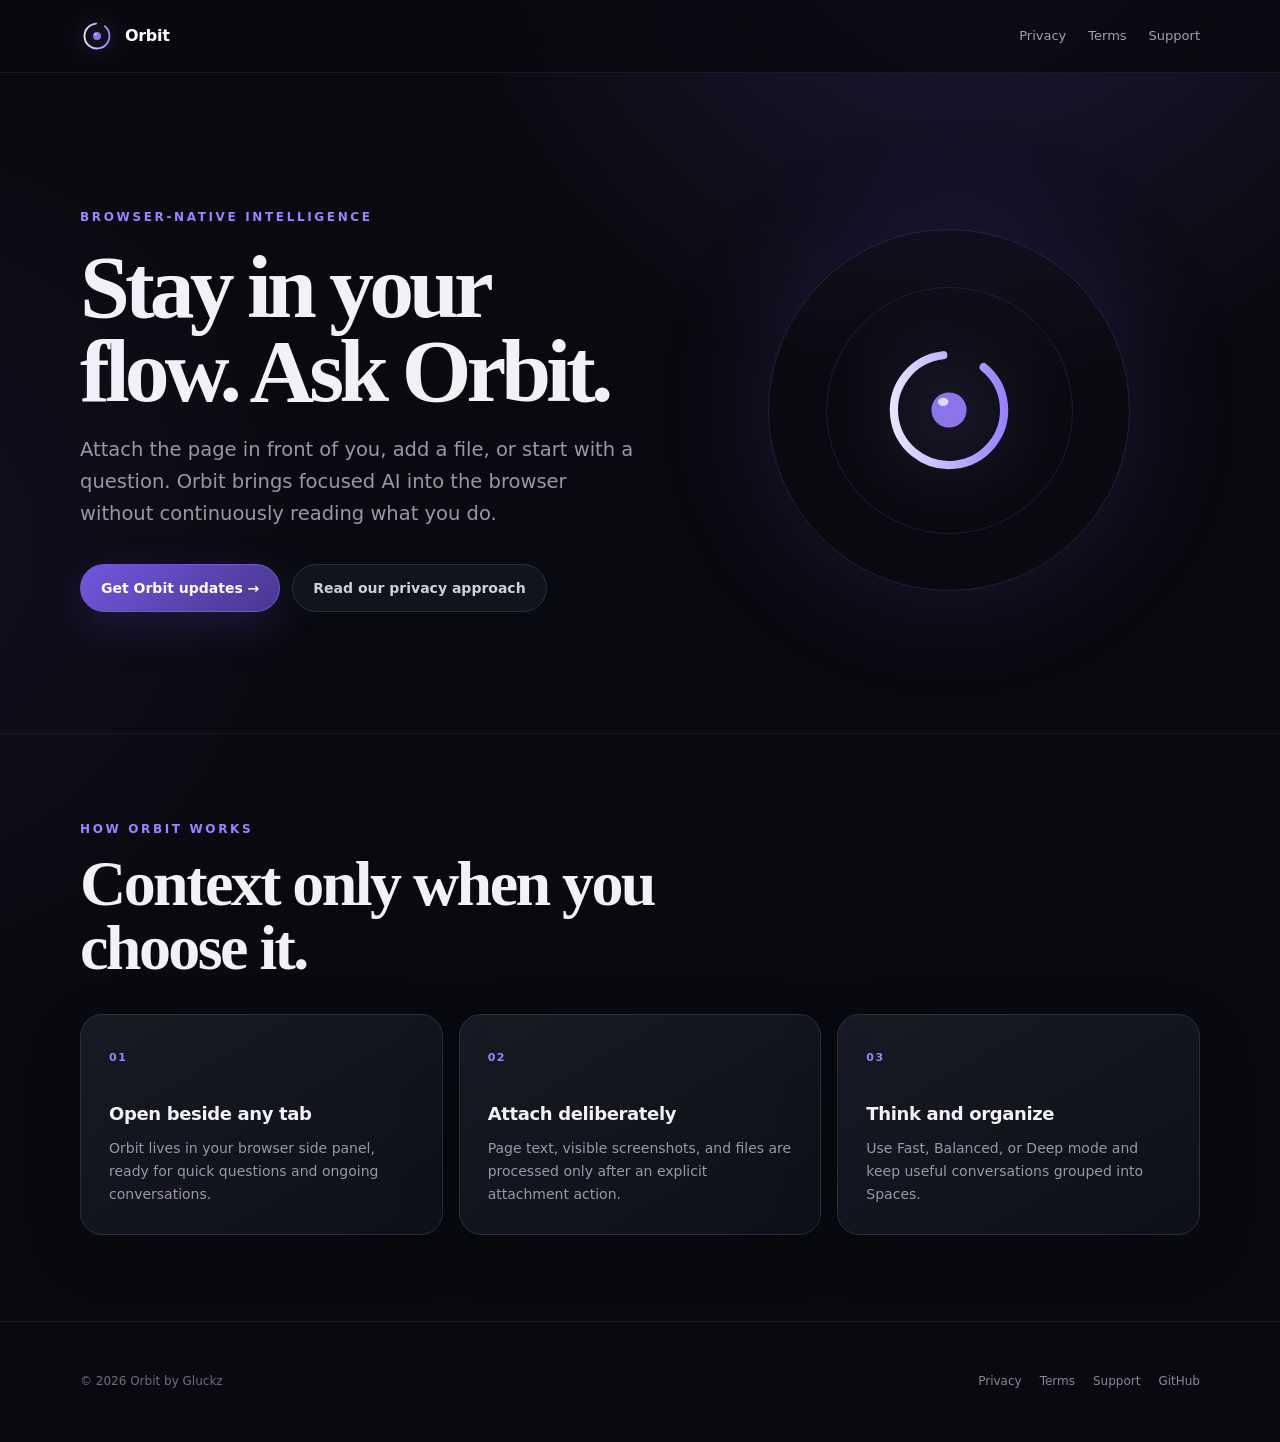
<file: index.html>
<!doctype html>
<html lang="en">
<head>
  <meta charset="utf-8"><meta name="viewport" content="width=device-width,initial-scale=1">
  <meta name="description" content="Orbit is a browser-native AI companion for pages and files you explicitly share.">
  <meta name="theme-color" content="#090a0f"><title>Orbit — Browser-native AI</title>
  <link rel="icon" href="assets/orbit-logo.svg" type="image/svg+xml"><link rel="stylesheet" href="assets/styles.css">
</head>
<body>
  <header class="site-header"><nav class="nav" aria-label="Primary">
    <a class="brand" href="./"><img src="assets/orbit-logo.svg" alt=""><span>Orbit</span></a>
    <div class="nav-links"><a href="privacy/">Privacy</a><a href="terms/">Terms</a><a href="support/">Support</a></div>
  </nav></header>
  <main>
    <section class="container hero">
      <div><p class="kicker">Browser-native intelligence</p><h1>Stay in your flow. Ask Orbit.</h1>
        <p class="hero-copy">Attach the page in front of you, add a file, or start with a question. Orbit brings focused AI into the browser without continuously reading what you do.</p>
        <div class="actions"><a class="button" href="support/">Get Orbit updates →</a><a class="button secondary" href="privacy/">Read our privacy approach</a></div>
      </div>
      <div class="orb-stage" aria-hidden="true"><img src="assets/orbit-logo.svg" alt=""></div>
    </section>
    <section class="section"><div class="container"><div class="section-head"><p class="kicker">How Orbit works</p><h2>Context only when you choose it.</h2></div>
      <div class="grid">
        <article class="card"><span class="number">01</span><h3>Open beside any tab</h3><p>Orbit lives in your browser side panel, ready for quick questions and ongoing conversations.</p></article>
        <article class="card"><span class="number">02</span><h3>Attach deliberately</h3><p>Page text, visible screenshots, and files are processed only after an explicit attachment action.</p></article>
        <article class="card"><span class="number">03</span><h3>Think and organize</h3><p>Use Fast, Balanced, or Deep mode and keep useful conversations grouped into Spaces.</p></article>
      </div>
    </div></section>
  </main>
  <footer class="site-footer"><div class="footer-inner"><span>© 2026 Orbit by Gluckz</span><div class="footer-links"><a href="privacy/">Privacy</a><a href="terms/">Terms</a><a href="support/">Support</a><a href="https://github.com/GluckGluckz/orbit-website">GitHub</a></div></div></footer>
</body></html>
</file>
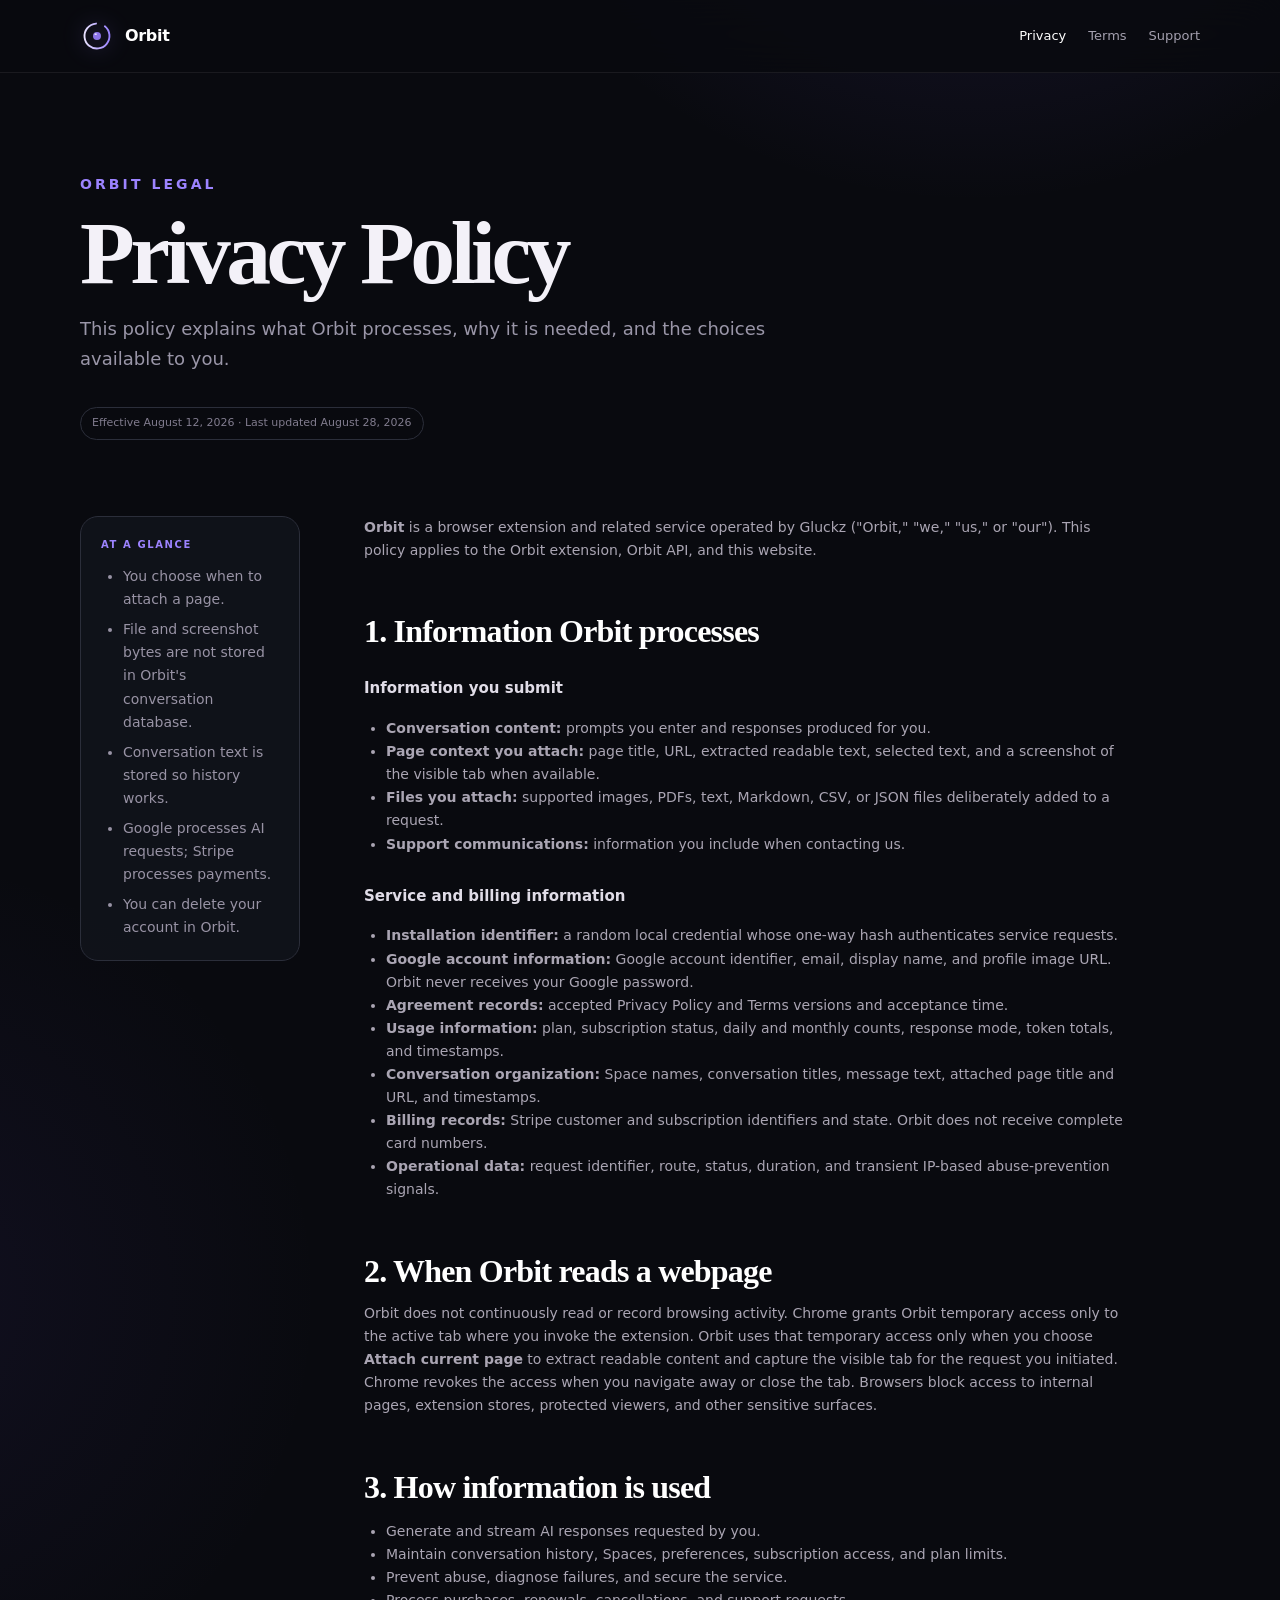
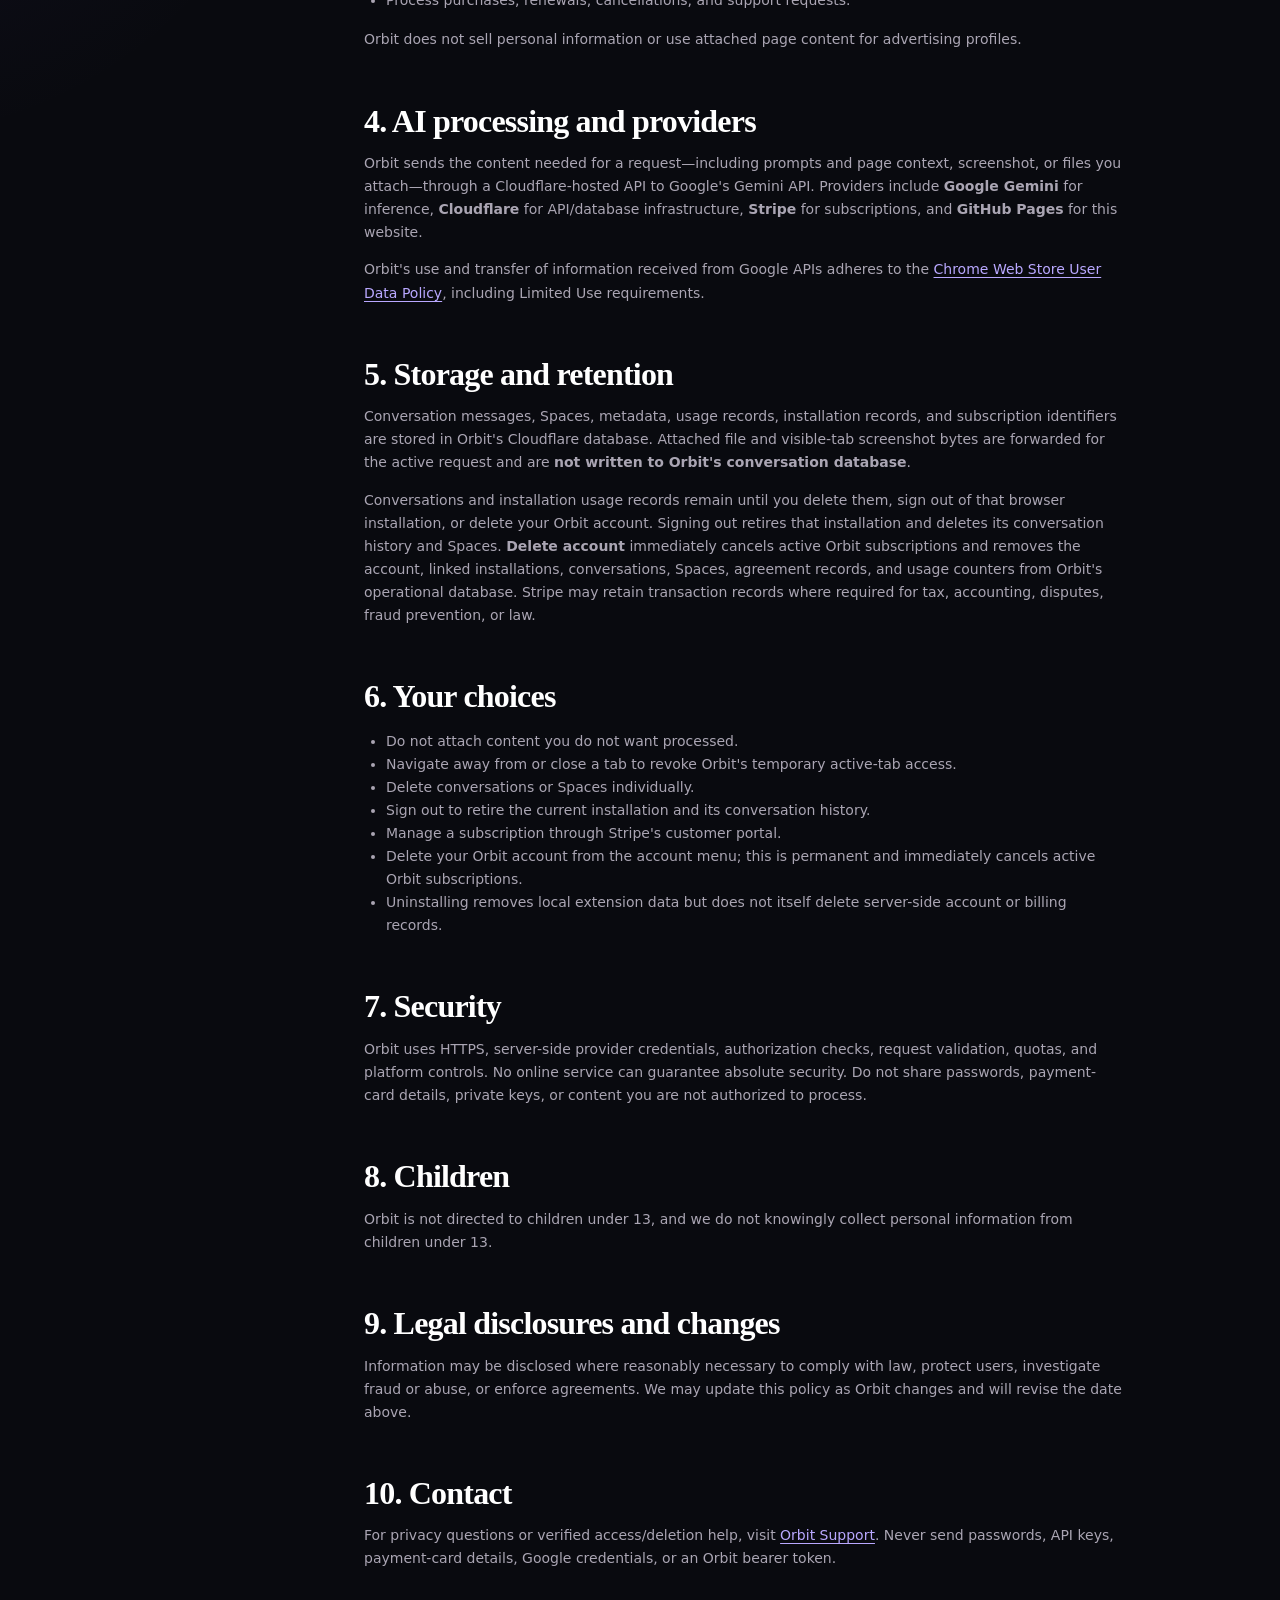
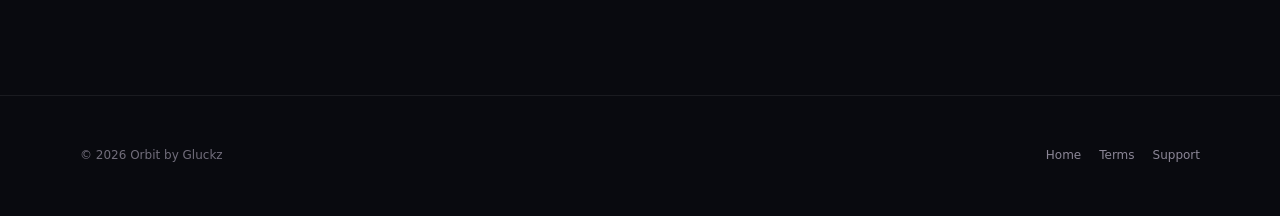
<file: privacy/index.html>
<!doctype html><html lang="en"><head><meta charset="utf-8"><meta name="viewport" content="width=device-width,initial-scale=1"><meta name="description" content="Orbit Privacy Policy"><meta name="theme-color" content="#090a0f"><title>Privacy Policy — Orbit</title><link rel="icon" href="../assets/orbit-logo.svg" type="image/svg+xml"><link rel="stylesheet" href="../assets/styles.css"></head><body>
<header class="site-header"><nav class="nav"><a class="brand" href="../"><img src="../assets/orbit-logo.svg" alt=""><span>Orbit</span></a><div class="nav-links"><a href="./" aria-current="page">Privacy</a><a href="../terms/">Terms</a><a href="../support/">Support</a></div></nav></header>
<main class="legal"><section class="container legal-hero"><p class="kicker">Orbit legal</p><h1>Privacy Policy</h1><p class="lede">This policy explains what Orbit processes, why it is needed, and the choices available to you.</p><span class="date">Effective August 12, 2026 · Last updated August 28, 2026</span></section>
<section class="container legal-layout"><aside class="summary"><strong>At a glance</strong><ul><li>You choose when to attach a page.</li><li>File and screenshot bytes are not stored in Orbit's conversation database.</li><li>Conversation text is stored so history works.</li><li>Google processes AI requests; Stripe processes payments.</li><li>You can delete your account in Orbit.</li></ul></aside><article>
<p><strong>Orbit</strong> is a browser extension and related service operated by Gluckz ("Orbit," "we," "us," or "our"). This policy applies to the Orbit extension, Orbit API, and this website.</p>
<h2>1. Information Orbit processes</h2><h3>Information you submit</h3><ul><li><strong>Conversation content:</strong> prompts you enter and responses produced for you.</li><li><strong>Page context you attach:</strong> page title, URL, extracted readable text, selected text, and a screenshot of the visible tab when available.</li><li><strong>Files you attach:</strong> supported images, PDFs, text, Markdown, CSV, or JSON files deliberately added to a request.</li><li><strong>Support communications:</strong> information you include when contacting us.</li></ul>
<h3>Service and billing information</h3><ul><li><strong>Installation identifier:</strong> a random local credential whose one-way hash authenticates service requests.</li><li><strong>Google account information:</strong> Google account identifier, email, display name, and profile image URL. Orbit never receives your Google password.</li><li><strong>Agreement records:</strong> accepted Privacy Policy and Terms versions and acceptance time.</li><li><strong>Usage information:</strong> plan, subscription status, daily and monthly counts, response mode, token totals, and timestamps.</li><li><strong>Conversation organization:</strong> Space names, conversation titles, message text, attached page title and URL, and timestamps.</li><li><strong>Billing records:</strong> Stripe customer and subscription identifiers and state. Orbit does not receive complete card numbers.</li><li><strong>Operational data:</strong> request identifier, route, status, duration, and transient IP-based abuse-prevention signals.</li></ul>
<h2>2. When Orbit reads a webpage</h2><p>Orbit does not continuously read or record browsing activity. Chrome grants Orbit temporary access only to the active tab where you invoke the extension. Orbit uses that temporary access only when you choose <strong>Attach current page</strong> to extract readable content and capture the visible tab for the request you initiated. Chrome revokes the access when you navigate away or close the tab. Browsers block access to internal pages, extension stores, protected viewers, and other sensitive surfaces.</p>
<h2>3. How information is used</h2><ul><li>Generate and stream AI responses requested by you.</li><li>Maintain conversation history, Spaces, preferences, subscription access, and plan limits.</li><li>Prevent abuse, diagnose failures, and secure the service.</li><li>Process purchases, renewals, cancellations, and support requests.</li></ul><p>Orbit does not sell personal information or use attached page content for advertising profiles.</p>
<h2>4. AI processing and providers</h2><p>Orbit sends the content needed for a request—including prompts and page context, screenshot, or files you attach—through a Cloudflare-hosted API to Google's Gemini API. Providers include <strong>Google Gemini</strong> for inference, <strong>Cloudflare</strong> for API/database infrastructure, <strong>Stripe</strong> for subscriptions, and <strong>GitHub Pages</strong> for this website.</p><p>Orbit's use and transfer of information received from Google APIs adheres to the <a href="https://developer.chrome.com/docs/webstore/program-policies/user-data-faq#limited-use" rel="noreferrer">Chrome Web Store User Data Policy</a>, including Limited Use requirements.</p>
<h2>5. Storage and retention</h2><p>Conversation messages, Spaces, metadata, usage records, installation records, and subscription identifiers are stored in Orbit's Cloudflare database. Attached file and visible-tab screenshot bytes are forwarded for the active request and are <strong>not written to Orbit's conversation database</strong>.</p><p>Conversations and installation usage records remain until you delete them, sign out of that browser installation, or delete your Orbit account. Signing out retires that installation and deletes its conversation history and Spaces. <strong>Delete account</strong> immediately cancels active Orbit subscriptions and removes the account, linked installations, conversations, Spaces, agreement records, and usage counters from Orbit's operational database. Stripe may retain transaction records where required for tax, accounting, disputes, fraud prevention, or law.</p>
<h2>6. Your choices</h2><ul><li>Do not attach content you do not want processed.</li><li>Navigate away from or close a tab to revoke Orbit's temporary active-tab access.</li><li>Delete conversations or Spaces individually.</li><li>Sign out to retire the current installation and its conversation history.</li><li>Manage a subscription through Stripe's customer portal.</li><li>Delete your Orbit account from the account menu; this is permanent and immediately cancels active Orbit subscriptions.</li><li>Uninstalling removes local extension data but does not itself delete server-side account or billing records.</li></ul>
<h2>7. Security</h2><p>Orbit uses HTTPS, server-side provider credentials, authorization checks, request validation, quotas, and platform controls. No online service can guarantee absolute security. Do not share passwords, payment-card details, private keys, or content you are not authorized to process.</p>
<h2>8. Children</h2><p>Orbit is not directed to children under 13, and we do not knowingly collect personal information from children under 13.</p>
<h2>9. Legal disclosures and changes</h2><p>Information may be disclosed where reasonably necessary to comply with law, protect users, investigate fraud or abuse, or enforce agreements. We may update this policy as Orbit changes and will revise the date above.</p>
<h2>10. Contact</h2><p>For privacy questions or verified access/deletion help, visit <a href="../support/">Orbit Support</a>. Never send passwords, API keys, payment-card details, Google credentials, or an Orbit bearer token.</p>
</article></section></main><footer class="site-footer"><div class="footer-inner"><span>© 2026 Orbit by Gluckz</span><div class="footer-links"><a href="../">Home</a><a href="../terms/">Terms</a><a href="../support/">Support</a></div></div></footer></body></html>
</file>
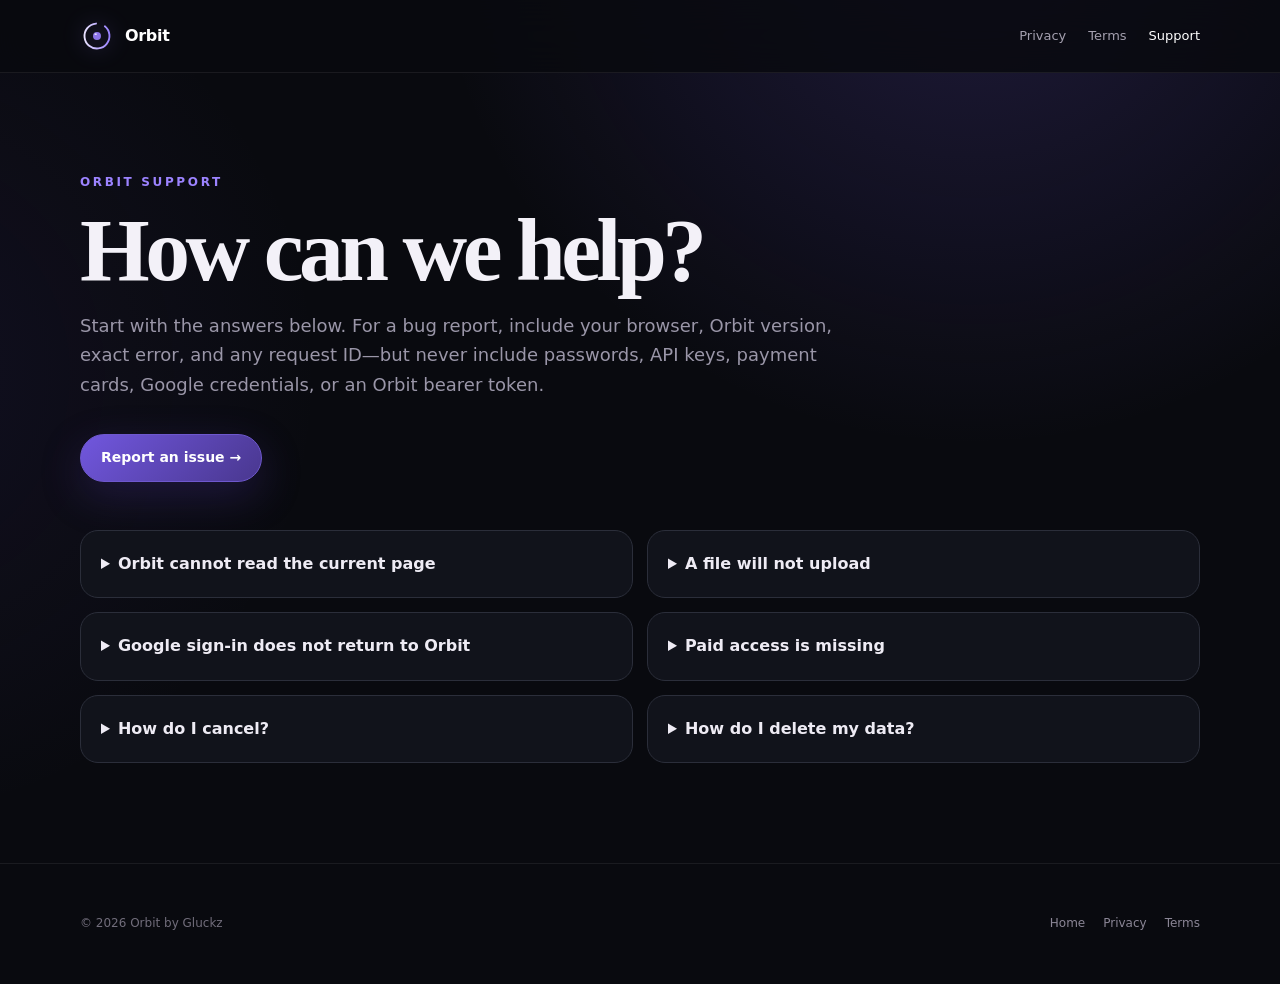
<file: support/index.html>
<!doctype html><html lang="en"><head><meta charset="utf-8"><meta name="viewport" content="width=device-width,initial-scale=1"><meta name="description" content="Orbit support and troubleshooting"><meta name="theme-color" content="#090a0f"><title>Support — Orbit</title><link rel="icon" href="../assets/orbit-logo.svg" type="image/svg+xml"><link rel="stylesheet" href="../assets/styles.css"></head><body>
<header class="site-header"><nav class="nav"><a class="brand" href="../"><img src="../assets/orbit-logo.svg" alt=""><span>Orbit</span></a><div class="nav-links"><a href="../privacy/">Privacy</a><a href="../terms/">Terms</a><a href="./" aria-current="page">Support</a></div></nav></header>
<main><section class="container legal-hero"><p class="kicker">Orbit support</p><h1>How can we help?</h1><p class="lede">Start with the answers below. For a bug report, include your browser, Orbit version, exact error, and any request ID—but never include passwords, API keys, payment cards, Google credentials, or an Orbit bearer token.</p><div class="actions"><a class="button" href="https://github.com/GluckGluckz/orbit-website/issues/new">Report an issue →</a></div></section>
<section class="container support-grid">
<details><summary>Orbit cannot read the current page</summary><p>Browser settings, extension stores, new-tab pages, protected viewers, and some internal pages cannot be accessed. Open a regular HTTPS webpage, select Attach current page, and approve access if prompted.</p></details>
<details><summary>A file will not upload</summary><p>Orbit accepts up to three supported files. Images and PDFs can be up to 4 MB each, text-based files up to 250 KB each, with an 8 MB combined limit.</p></details>
<details><summary>Google sign-in does not return to Orbit</summary><p>Close the sign-in window, reopen Orbit, and try again. Ensure popups are allowed and your browser is not blocking the extension identity redirect.</p></details>
<details><summary>Paid access is missing</summary><p>Sign in with the same Google account used for Orbit, open the account menu, and select Refresh subscription. Paid access follows that verified account across reinstalls.</p></details>
<details><summary>How do I cancel?</summary><p>Open the signed-in account menu, select Manage subscription, and cancel through Stripe. Deleting the Orbit account instead cancels immediately and permanently removes eligible Orbit data.</p></details>
<details><summary>How do I delete my data?</summary><p>Delete conversations or Spaces individually, sign out to retire the current installation, or use Delete account for permanent account-wide deletion. Stripe may retain billing records where legally required.</p></details>
</section></main><footer class="site-footer"><div class="footer-inner"><span>© 2026 Orbit by Gluckz</span><div class="footer-links"><a href="../">Home</a><a href="../privacy/">Privacy</a><a href="../terms/">Terms</a></div></div></footer></body></html>
</file>
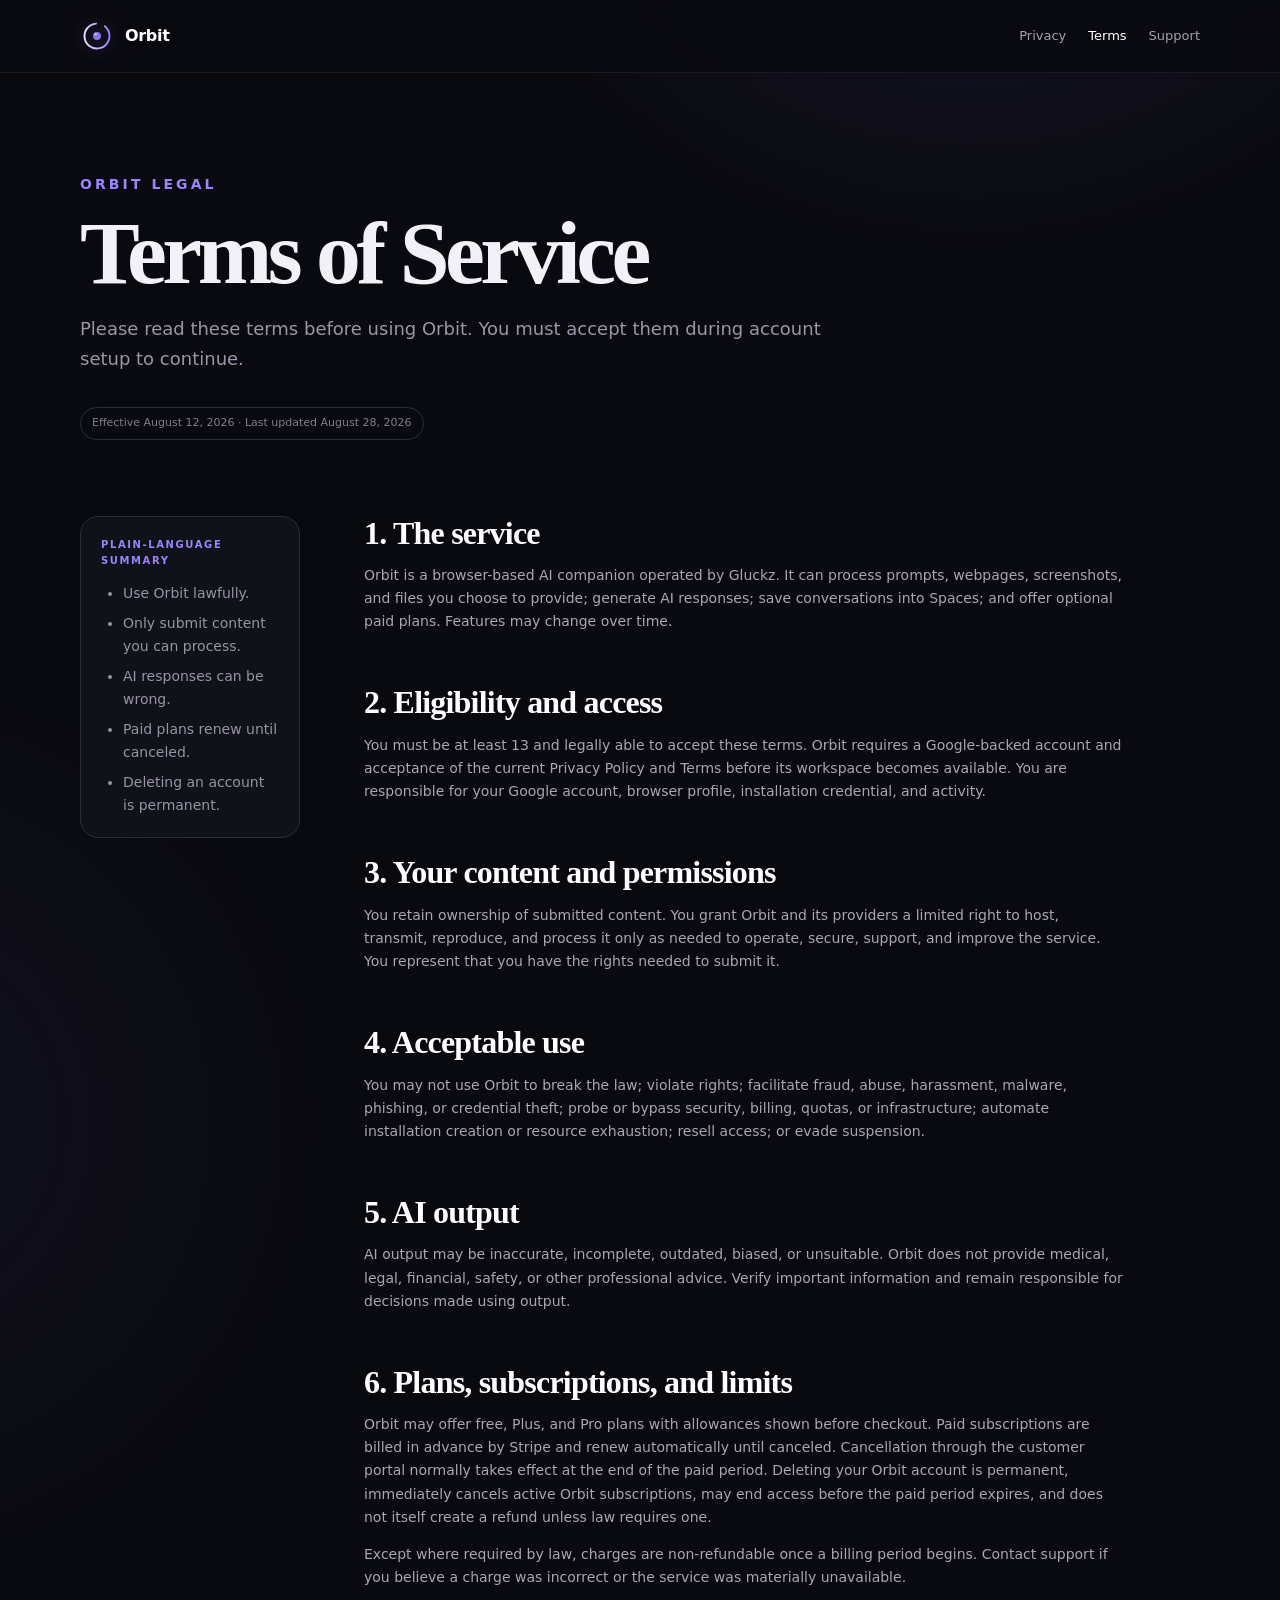
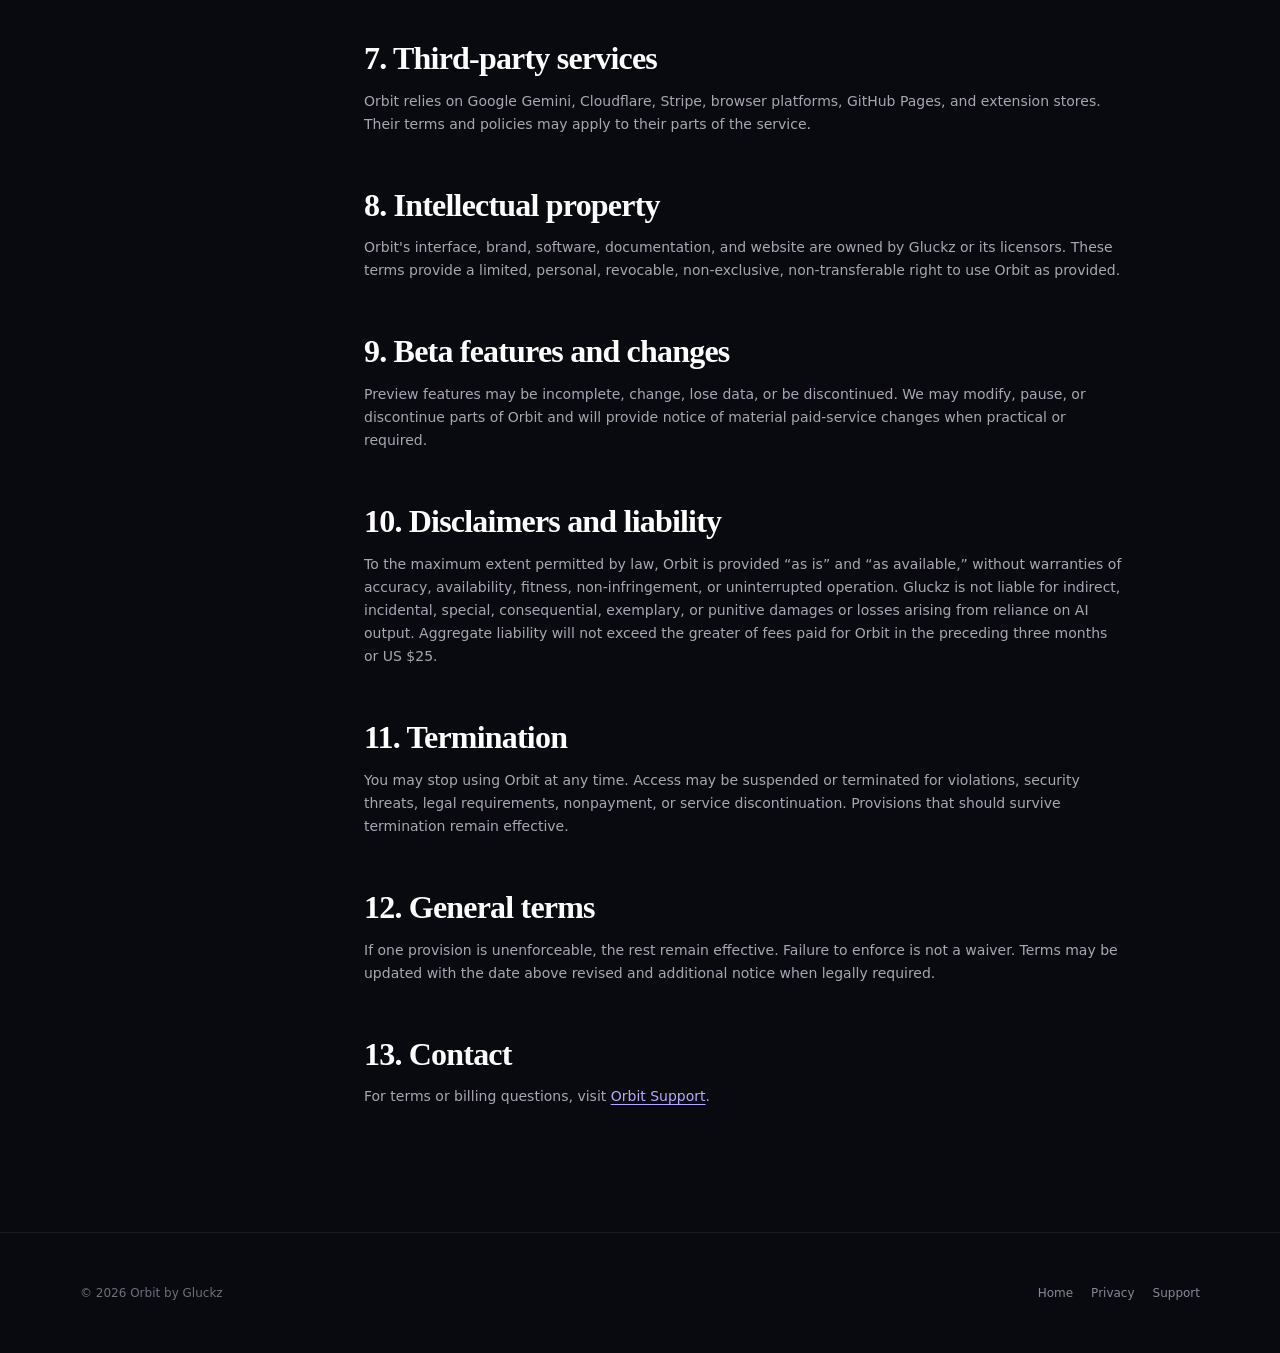
<file: terms/index.html>
<!doctype html><html lang="en"><head><meta charset="utf-8"><meta name="viewport" content="width=device-width,initial-scale=1"><meta name="description" content="Orbit Terms of Service"><meta name="theme-color" content="#090a0f"><title>Terms of Service — Orbit</title><link rel="icon" href="../assets/orbit-logo.svg" type="image/svg+xml"><link rel="stylesheet" href="../assets/styles.css"></head><body>
<header class="site-header"><nav class="nav"><a class="brand" href="../"><img src="../assets/orbit-logo.svg" alt=""><span>Orbit</span></a><div class="nav-links"><a href="../privacy/">Privacy</a><a href="./" aria-current="page">Terms</a><a href="../support/">Support</a></div></nav></header>
<main class="legal"><section class="container legal-hero"><p class="kicker">Orbit legal</p><h1>Terms of Service</h1><p class="lede">Please read these terms before using Orbit. You must accept them during account setup to continue.</p><span class="date">Effective August 12, 2026 · Last updated August 28, 2026</span></section>
<section class="container legal-layout"><aside class="summary"><strong>Plain-language summary</strong><ul><li>Use Orbit lawfully.</li><li>Only submit content you can process.</li><li>AI responses can be wrong.</li><li>Paid plans renew until canceled.</li><li>Deleting an account is permanent.</li></ul></aside><article>
<h2>1. The service</h2><p>Orbit is a browser-based AI companion operated by Gluckz. It can process prompts, webpages, screenshots, and files you choose to provide; generate AI responses; save conversations into Spaces; and offer optional paid plans. Features may change over time.</p>
<h2>2. Eligibility and access</h2><p>You must be at least 13 and legally able to accept these terms. Orbit requires a Google-backed account and acceptance of the current Privacy Policy and Terms before its workspace becomes available. You are responsible for your Google account, browser profile, installation credential, and activity.</p>
<h2>3. Your content and permissions</h2><p>You retain ownership of submitted content. You grant Orbit and its providers a limited right to host, transmit, reproduce, and process it only as needed to operate, secure, support, and improve the service. You represent that you have the rights needed to submit it.</p>
<h2>4. Acceptable use</h2><p>You may not use Orbit to break the law; violate rights; facilitate fraud, abuse, harassment, malware, phishing, or credential theft; probe or bypass security, billing, quotas, or infrastructure; automate installation creation or resource exhaustion; resell access; or evade suspension.</p>
<h2>5. AI output</h2><p>AI output may be inaccurate, incomplete, outdated, biased, or unsuitable. Orbit does not provide medical, legal, financial, safety, or other professional advice. Verify important information and remain responsible for decisions made using output.</p>
<h2>6. Plans, subscriptions, and limits</h2><p>Orbit may offer free, Plus, and Pro plans with allowances shown before checkout. Paid subscriptions are billed in advance by Stripe and renew automatically until canceled. Cancellation through the customer portal normally takes effect at the end of the paid period. Deleting your Orbit account is permanent, immediately cancels active Orbit subscriptions, may end access before the paid period expires, and does not itself create a refund unless law requires one.</p><p>Except where required by law, charges are non-refundable once a billing period begins. Contact support if you believe a charge was incorrect or the service was materially unavailable.</p>
<h2>7. Third-party services</h2><p>Orbit relies on Google Gemini, Cloudflare, Stripe, browser platforms, GitHub Pages, and extension stores. Their terms and policies may apply to their parts of the service.</p>
<h2>8. Intellectual property</h2><p>Orbit's interface, brand, software, documentation, and website are owned by Gluckz or its licensors. These terms provide a limited, personal, revocable, non-exclusive, non-transferable right to use Orbit as provided.</p>
<h2>9. Beta features and changes</h2><p>Preview features may be incomplete, change, lose data, or be discontinued. We may modify, pause, or discontinue parts of Orbit and will provide notice of material paid-service changes when practical or required.</p>
<h2>10. Disclaimers and liability</h2><p>To the maximum extent permitted by law, Orbit is provided “as is” and “as available,” without warranties of accuracy, availability, fitness, non-infringement, or uninterrupted operation. Gluckz is not liable for indirect, incidental, special, consequential, exemplary, or punitive damages or losses arising from reliance on AI output. Aggregate liability will not exceed the greater of fees paid for Orbit in the preceding three months or US $25.</p>
<h2>11. Termination</h2><p>You may stop using Orbit at any time. Access may be suspended or terminated for violations, security threats, legal requirements, nonpayment, or service discontinuation. Provisions that should survive termination remain effective.</p>
<h2>12. General terms</h2><p>If one provision is unenforceable, the rest remain effective. Failure to enforce is not a waiver. Terms may be updated with the date above revised and additional notice when legally required.</p>
<h2>13. Contact</h2><p>For terms or billing questions, visit <a href="../support/">Orbit Support</a>.</p>
</article></section></main><footer class="site-footer"><div class="footer-inner"><span>© 2026 Orbit by Gluckz</span><div class="footer-links"><a href="../">Home</a><a href="../privacy/">Privacy</a><a href="../support/">Support</a></div></div></footer></body></html>
</file>
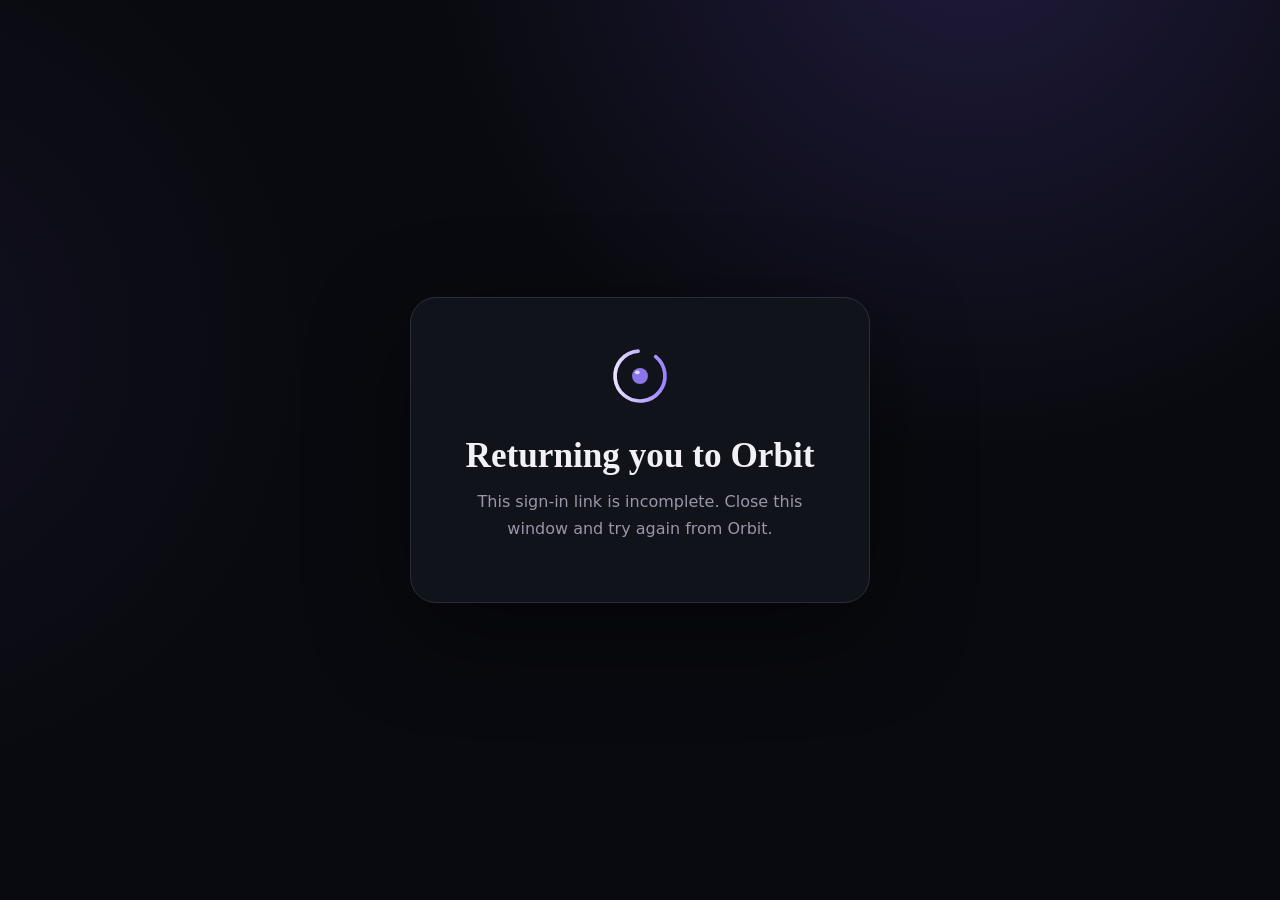
<file: auth/callback/index.html>
<!doctype html><html lang="en"><head><meta charset="utf-8"><meta name="viewport" content="width=device-width,initial-scale=1"><meta name="robots" content="noindex"><meta name="referrer" content="no-referrer"><meta http-equiv="Content-Security-Policy" content="default-src 'none'; img-src 'self'; style-src 'self'; script-src 'sha256-xOHMqmqPi8W3MLQGOgyROMirPQJbyjZIRHRc2GE+x8I='; connect-src 'none'; base-uri 'none'; form-action 'none'; frame-ancestors 'none'"><title>Signing in — Orbit</title><link rel="icon" href="../../assets/orbit-logo.svg" type="image/svg+xml"><link rel="stylesheet" href="../../assets/styles.css"></head><body>
<main class="callback"><section class="callback-card"><img src="../../assets/orbit-logo.svg" alt=""><h1>Returning you to Orbit</h1><p id="status">Securely completing Google sign-in…</p><div class="spinner" aria-hidden="true"></div><noscript><p>JavaScript is required to complete sign-in.</p></noscript></section></main>
<script>(()=>{const incoming=new URL(window.location.href),state=incoming.searchParams.get("state"),status=document.querySelector("#status");if(!state){document.querySelector(".spinner")?.remove();status.textContent="This sign-in link is incomplete. Close this window and try again from Orbit.";return}const callback=new URL("https://orbit-api.anthany2024.workers.dev/v1/auth/google/callback");for(const key of["code","state","error","error_description"])for(const value of incoming.searchParams.getAll(key))callback.searchParams.append(key,value);window.location.replace(callback.toString())})();</script>
</body></html>
</file>
<file: assets/styles.css>
:root {
  color-scheme: dark;
  --bg: #090a0f;
  --surface: #11131b;
  --surface-2: #171925;
  --line: #2b2e3a;
  --text: #f3f1f8;
  --muted: #9a96a8;
  --purple: #9c83ff;
  --purple-2: #6f55de;
  --serif: Georgia, "Times New Roman", serif;
  --sans: Inter, ui-sans-serif, system-ui, -apple-system, BlinkMacSystemFont, "Segoe UI", sans-serif;
}

* { box-sizing: border-box; }
html { background: var(--bg); scroll-behavior: smooth; }
body {
  margin: 0;
  min-width: 280px;
  color: var(--text);
  background:
    radial-gradient(circle at 76% -10%, rgba(111, 85, 222, .22), transparent 34rem),
    radial-gradient(circle at -10% 38%, rgba(93, 68, 190, .10), transparent 28rem),
    var(--bg);
  font: 16px/1.65 var(--sans);
}
a { color: #b9a8ff; text-underline-offset: 3px; }
a:hover { color: #ded5ff; }
button, a { -webkit-tap-highlight-color: transparent; }

.site-header {
  position: sticky;
  top: 0;
  z-index: 20;
  border-bottom: 1px solid rgba(255,255,255,.07);
  background: rgba(9,10,15,.84);
  backdrop-filter: blur(18px);
}
.nav {
  width: min(1120px, calc(100% - 32px));
  height: 72px;
  margin: auto;
  display: flex;
  align-items: center;
  justify-content: space-between;
  gap: 24px;
}
.brand { display: inline-flex; align-items: center; gap: 11px; color: white; text-decoration: none; font-weight: 800; letter-spacing: -.02em; }
.brand img { width: 34px; height: 34px; filter: drop-shadow(0 0 11px rgba(156,131,255,.42)); }
.nav-links { display: flex; align-items: center; gap: 22px; font-size: 13px; }
.nav-links a { color: #a4a0af; text-decoration: none; }
.nav-links a:hover, .nav-links a[aria-current="page"] { color: white; }

.container { width: min(1120px, calc(100% - 40px)); margin-inline: auto; }
.hero { min-height: 660px; display: grid; grid-template-columns: 1.05fr .95fr; align-items: center; gap: 64px; padding: 96px 0 82px; }
.kicker { margin: 0; color: var(--purple); font-size: 12px; font-weight: 850; letter-spacing: .22em; text-transform: uppercase; }
h1, h2, h3, p { overflow-wrap: anywhere; }
.hero h1 { max-width: 760px; margin: 18px 0 22px; font: 600 clamp(3.2rem, 7vw, 6.6rem)/.93 var(--serif); letter-spacing: -.055em; }
.hero-copy { max-width: 650px; margin: 0; color: var(--muted); font-size: clamp(1rem, 2vw, 1.22rem); }
.actions { display: flex; flex-wrap: wrap; gap: 12px; margin-top: 34px; }
.button { display: inline-flex; align-items: center; justify-content: center; min-height: 48px; padding: 0 20px; border: 1px solid #6e58cd; border-radius: 999px; color: white; background: linear-gradient(135deg, #7157de, #49378f); text-decoration: none; font-size: 14px; font-weight: 800; box-shadow: 0 14px 42px rgba(78,54,167,.28); }
.button.secondary { border-color: var(--line); color: #d2cedb; background: #12141c; box-shadow: none; }
.orb-stage { position: relative; min-height: 430px; display: grid; place-items: center; }
.orb-stage::before { content: ""; position: absolute; width: 360px; height: 360px; border: 1px solid rgba(155,130,255,.18); border-radius: 50%; box-shadow: 0 0 120px rgba(95,69,205,.20); }
.orb-stage::after { content: ""; position: absolute; width: 245px; height: 245px; border: 1px solid rgba(155,130,255,.14); border-radius: 50%; }
.orb-stage img { position: relative; z-index: 2; width: 150px; height: 150px; filter: drop-shadow(0 0 38px rgba(156,131,255,.42)); }

.section { padding: 86px 0; border-top: 1px solid rgba(255,255,255,.06); }
.section-head { max-width: 720px; margin-bottom: 34px; }
.section h2 { margin: 12px 0 0; font: 600 clamp(2.3rem, 5vw, 4.3rem)/1 var(--serif); letter-spacing: -.04em; }
.grid { display: grid; grid-template-columns: repeat(3, 1fr); gap: 16px; }
.card { padding: 28px; border: 1px solid var(--line); border-radius: 22px; background: linear-gradient(150deg, rgba(24,26,37,.94), rgba(14,16,23,.94)); box-shadow: 0 18px 60px rgba(0,0,0,.18); }
.card .number { color: var(--purple); font: 800 11px/1 var(--sans); letter-spacing: .14em; }
.card h3 { margin: 30px 0 8px; font-size: 18px; letter-spacing: -.02em; }
.card p { margin: 0; color: var(--muted); font-size: 14px; }

.legal-hero { padding: 100px 0 48px; }
.legal-hero h1 { margin: 14px 0 18px; font: 600 clamp(3rem, 7vw, 6rem)/.96 var(--serif); letter-spacing: -.05em; }
.legal-hero .lede { max-width: 760px; color: var(--muted); font-size: 18px; }
.date { display: inline-flex; margin-top: 16px; padding: 6px 11px; border: 1px solid var(--line); border-radius: 999px; color: #817c8e; font-size: 11px; }
.legal-layout { display: grid; grid-template-columns: 220px minmax(0, 760px); gap: 64px; align-items: start; padding: 28px 0 110px; }
.summary { position: sticky; top: 104px; padding: 20px; border: 1px solid var(--line); border-radius: 18px; background: rgba(18,20,28,.8); }
.summary strong { display: block; margin-bottom: 12px; color: var(--purple); font-size: 10px; letter-spacing: .16em; text-transform: uppercase; }
.summary ul { margin: 0; padding-left: 18px; color: #9893a5; font-size: 12px; }
.summary li + li { margin-top: 7px; }
.legal article { min-width: 0; color: #aaa5b3; }
.legal article > :first-child { margin-top: 0; }
.legal h2 { margin: 52px 0 14px; color: white; font: 600 2rem/1.08 var(--serif); letter-spacing: -.025em; }
.legal h3 { margin: 28px 0 10px; color: #e0dce7; font-size: 15px; }
.legal p, .legal li { font-size: 14px; }
.legal ul { padding-left: 22px; }
.legal code { padding: 2px 5px; border: 1px solid var(--line); border-radius: 5px; color: #c8baff; background: #13151d; }

.support-grid { display: grid; grid-template-columns: repeat(2, 1fr); gap: 14px; padding-bottom: 100px; }
.support-grid details { border: 1px solid var(--line); border-radius: 18px; background: #11131b; }
.support-grid summary { padding: 20px; color: #eeebf4; cursor: pointer; font-weight: 750; }
.support-grid details p { margin: 0; padding: 0 20px 20px; color: var(--muted); font-size: 14px; }

.site-footer { border-top: 1px solid rgba(255,255,255,.07); }
.footer-inner { width: min(1120px, calc(100% - 40px)); min-height: 120px; margin: auto; display: flex; align-items: center; justify-content: space-between; gap: 24px; color: #716d7b; font-size: 12px; }
.footer-links { display: flex; flex-wrap: wrap; gap: 18px; }
.footer-links a { color: #8b8696; text-decoration: none; }

.callback { min-height: 100vh; display: grid; place-items: center; padding: 24px; }
.callback-card { width: min(460px, 100%); padding: 44px; border: 1px solid var(--line); border-radius: 26px; text-align: center; background: #11131b; box-shadow: 0 28px 100px rgba(0,0,0,.48); }
.callback-card img { width: 68px; height: 68px; }
.callback-card h1 { margin: 20px 0 10px; font: 600 2.2rem/1 var(--serif); }
.callback-card p { color: var(--muted); }
.spinner { width: 28px; height: 28px; margin: 24px auto 0; border: 3px solid #313441; border-top-color: var(--purple); border-radius: 50%; animation: spin .8s linear infinite; }
@keyframes spin { to { transform: rotate(1turn); } }

@media (max-width: 820px) {
  .hero { grid-template-columns: 1fr; gap: 10px; padding-top: 72px; }
  .orb-stage { min-height: 300px; order: -1; }
  .orb-stage::before { width: 260px; height: 260px; }
  .orb-stage::after { width: 180px; height: 180px; }
  .orb-stage img { width: 110px; height: 110px; }
  .grid { grid-template-columns: 1fr; }
  .legal-layout { grid-template-columns: 1fr; gap: 30px; }
  .summary { position: static; }
}
@media (max-width: 600px) {
  .nav { height: auto; min-height: 68px; align-items: flex-start; padding: 16px 0; }
  .nav-links { max-width: 220px; justify-content: flex-end; flex-wrap: wrap; gap: 6px 14px; }
  .hero h1 { font-size: 3.35rem; }
  .support-grid { grid-template-columns: 1fr; }
  .footer-inner { align-items: flex-start; flex-direction: column; justify-content: center; padding: 26px 0; }
}
</file>
